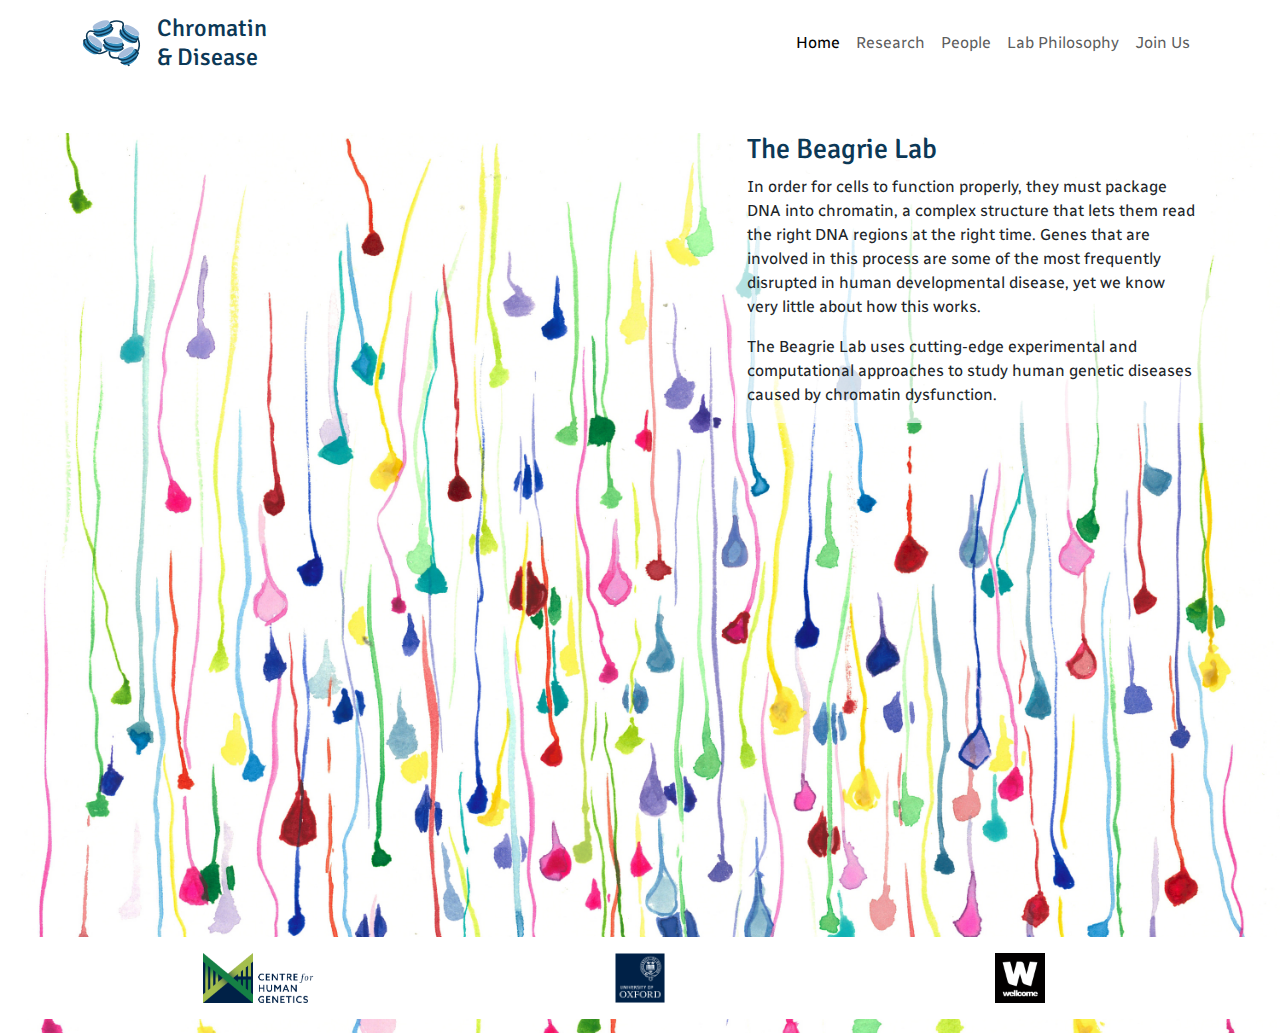
<file: index.html>
<!DOCTYPE html>
<html lang="en">
  <head>
    <title>Beagrie Lab: Diseases of Chromatin Function</title>
    <meta charset="utf-8">
    <meta name="viewport" content="width=device-width, initial-scale=1">

    <!-- Load bootstrap -->
    <link href="https://cdn.jsdelivr.net/npm/bootstrap@5.1.3/dist/css/bootstrap.min.css" rel="stylesheet">
    <script src="https://cdn.jsdelivr.net/npm/bootstrap@5.1.3/dist/js/bootstrap.bundle.min.js"></script>

    <!-- Load Google Fonts -->
    <link rel="preconnect" href="https://fonts.googleapis.com">
    <link rel="preconnect" href="https://fonts.gstatic.com" crossorigin>
    <link href="https://fonts.googleapis.com/css2?family=Radio+Canada&family=Signika+Negative:wght@600&display=swap" rel="stylesheet">

    <link rel="stylesheet" href="css/style.css">

    <link rel="icon" type="image/x-icon" href="/media/icons/logo-small.svg">

    <!-- <link rel="me" href="https://genomic.social/@rbeagrie">Mastodon</a> -->
  </head>

  <body>

      <div class="container-fluid">
          <nav class="navbar navbar-light navbar-expand-sm">
              <div class="container">

                  <a class="navbar-brand" href="#">
                      <img src="media/icons/logo-large.svg" alt="Beagrie Lab logo" style="height:3.7rem;" class="rounded-pill">
                  </a>

                  <h1>Chromatin <br />&amp; Disease</h1>

                  <div class="collapse navbar-collapse justify-content-end" id="collapsibleNavbar">
                      <ul class="navbar-nav">
                          <li class="nav-item"><a class="nav-link active" href="/">Home</a></li>
                          <li class="nav-item"><a class="nav-link" href="research">Research</a></li>
                          <li class="nav-item"><a class="nav-link" href="people">People</a></li>
                          <li class="nav-item"><a class="nav-link" href="philosophy">Lab Philosophy</a></li>
                          <li class="nav-item"><a class="nav-link" href="join">Join Us</a></li>
                      </ul>
                  </div>

                  <button class="navbar-toggler" type="button" data-bs-toggle="collapse" data-bs-target="#collapsibleNavbar">
                      <span class="navbar-toggler-icon"></span>
                  </button>

                </div>
          </nav>
      </div>

      <div class="container-fluid bg-brainbow">
          <div id="content" class="container mt-5">
              <div class="row">
                  <div class="col-md-7"></div>
                  <div id="intro-blurb" class="col-md-5">
                      <h3>The Beagrie Lab</h3>
                      <p>
                          In order for cells to function properly, they must
                          package DNA into chromatin, a complex structure that
                          lets them read the right DNA regions at the right
                          time. Genes that are involved in this process are
                          some of the most frequently disrupted in human
                          developmental disease, yet we know very little about
                          how this works.
                      </p>
                      <p>
                          The Beagrie Lab uses cutting-edge experimental and
                          computational approaches to study human genetic
                          diseases caused by chromatin dysfunction.
                      </p>

                  </div>
              </div>
          </div>
      </div>
      <footer id="home-footer" class="footer">
          <div class="container">
              <div class="row">
                  <div class="col-md-4 py-3">
                      <a href="https://well.ox.ac.uk">
                          <img src="/media/images/whg-logo.png" alt="Wellcome Centre for Human Genetics Logo" class="mx-auto d-block" height="50px">
                      </a>
                  </div>
                  <div class="col-md-4 py-3">
                      <a href="https://www.ox.ac.uk">
                          <img src="/media/images/oxweb-logo.gif" alt="University of Oxford Logo" height="50px"class="mx-auto d-block" >
                      </a>
                  </div>
                  <div class="col-md-4 py-3">
                      <a href="https://wellcome.org">
                          <img src="/media/images/wellcome-logo-black.png" alt="Wellcome Logo" height="50px"class="mx-auto d-block" >
                      </a>
                  </div>
              </div>
          </div>
      </footer>
  </body>

</html>
</file>
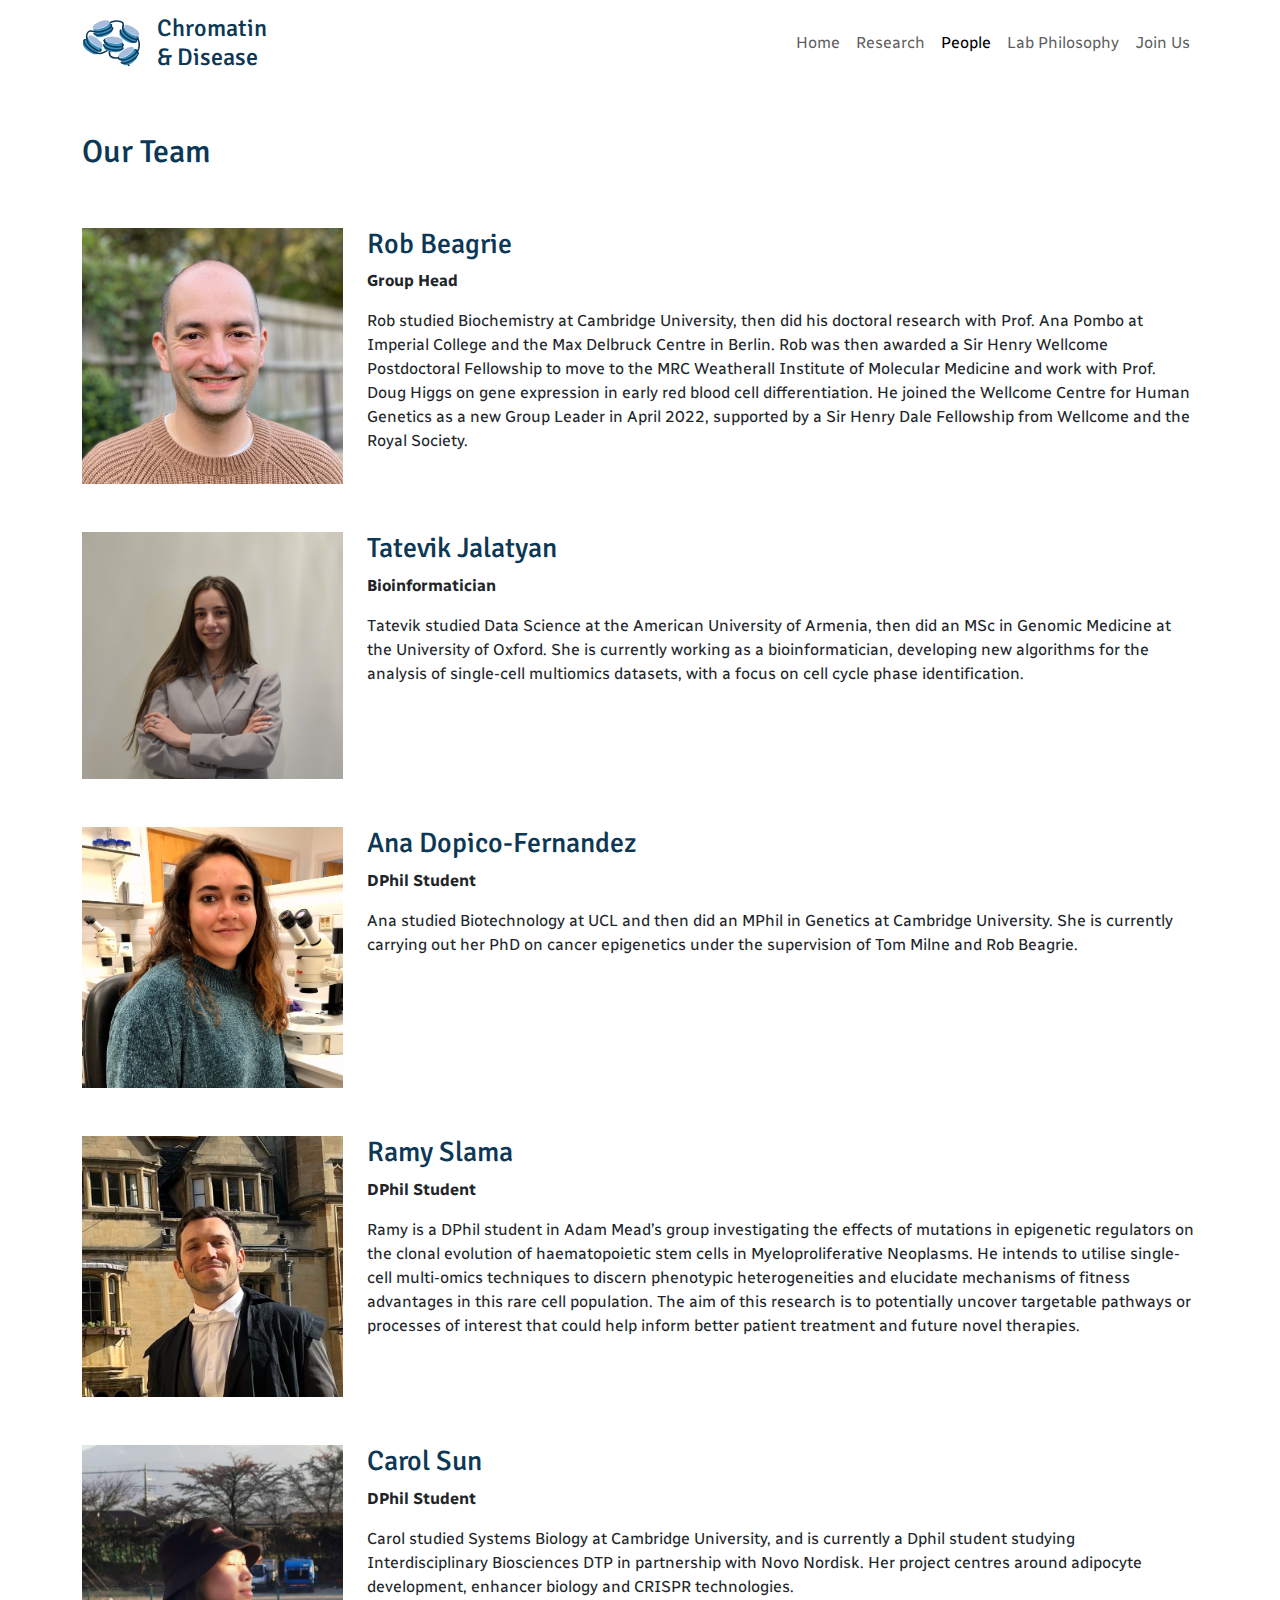
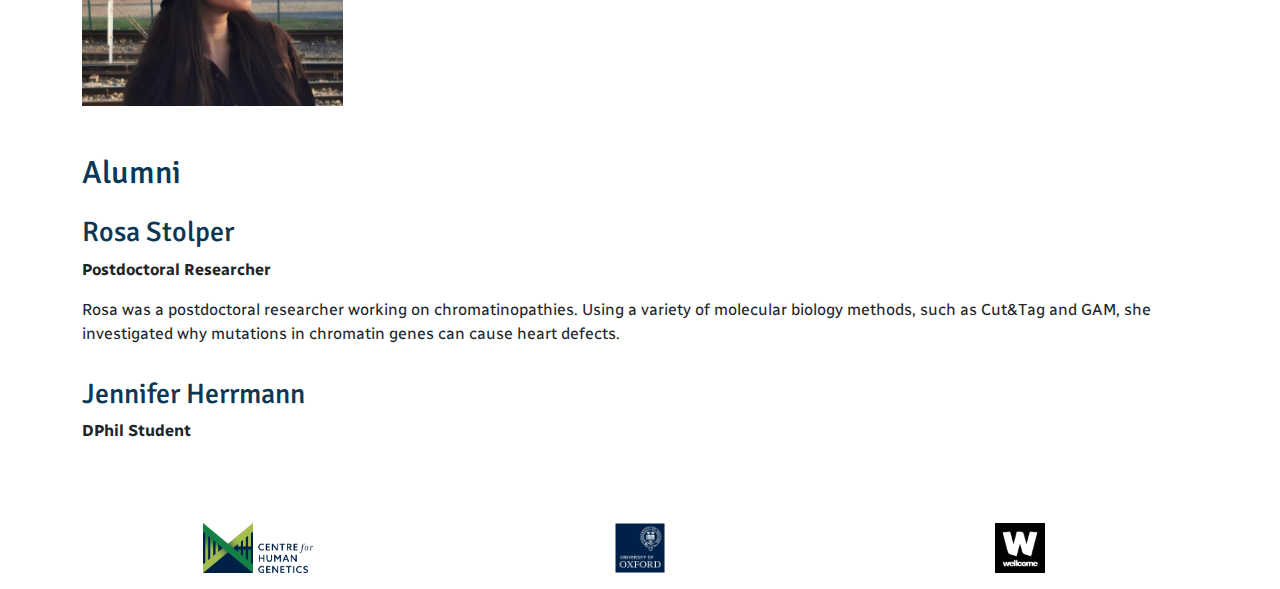
<file: people.html>
<!DOCTYPE html>
<html lang="en">
  <head>
    <title>Beagrie Lab: Our Research</title>
    <meta charset="utf-8">
    <meta name="viewport" content="width=device-width, initial-scale=1">

    <!-- Load bootstrap -->
    <link href="https://cdn.jsdelivr.net/npm/bootstrap@5.1.3/dist/css/bootstrap.min.css" rel="stylesheet">
    <script src="https://cdn.jsdelivr.net/npm/bootstrap@5.1.3/dist/js/bootstrap.bundle.min.js"></script>

    <!-- Load Google Fonts -->
    <link rel="preconnect" href="https://fonts.googleapis.com">
    <link rel="preconnect" href="https://fonts.gstatic.com" crossorigin>
    <link href="https://fonts.googleapis.com/css2?family=Radio+Canada&family=Signika+Negative:wght@600&display=swap" rel="stylesheet">

    <link rel="stylesheet" href="css/style.css">

    <link rel="icon" type="image/x-icon" href="/media/icons/logo-small.svg">
  </head>

  <body>

      <div class="container-fluid">
          <nav class="navbar navbar-light navbar-expand-sm">
              <div class="container">

                  <a class="navbar-brand" href="#">
                      <img src="media/icons/logo-large.svg" alt="Beagrie Lab logo" style="height:3.7rem;" class="rounded-pill">
                  </a>

                  <h1>Chromatin <br />&amp; Disease</h1>

                  <div class="collapse navbar-collapse justify-content-end" id="collapsibleNavbar">
                      <ul class="navbar-nav">
                          <li class="nav-item"><a class="nav-link" href="/">Home</a></li>
                          <li class="nav-item"><a class="nav-link" href="research">Research</a></li>
                          <li class="nav-item"><a class="nav-link active" href="people">People</a></li>
                          <li class="nav-item"><a class="nav-link" href="philosophy">Lab Philosophy</a></li>
                          <li class="nav-item"><a class="nav-link" href="join">Join Us</a></li>
                      </ul>
                  </div>

                  <button class="navbar-toggler" type="button" data-bs-toggle="collapse" data-bs-target="#collapsibleNavbar">
                      <span class="navbar-toggler-icon"></span>
                  </button>

                </div>
          </nav>
      </div>

      <div class="container-fluid">
          <div id="content" class="container mt-5">
              <div class="row">
                  <div class="col">
                      <h2>Our Team</h2>
                  </div>
              </div>

              <div class="row mt-5">
                  <div class="col-md-3">
                      <img src="/media/images/team/rob.jpg" alt="Profile photo of Rob Beagrie" class="img-responsive" />
                  </div>
                  <div class="col-md-9">
                      <h3>Rob Beagrie</h3>
                      <p><span class="fw-bold">Group Head</span></p>
                      <p>

                          Rob studied Biochemistry at Cambridge University,
                          then did his doctoral research with Prof. Ana Pombo
                          at Imperial College and the Max Delbruck Centre in
                          Berlin. Rob was then awarded a Sir Henry Wellcome
                          Postdoctoral Fellowship to move to the MRC Weatherall
                          Institute of Molecular Medicine and work with Prof.
                          Doug Higgs on gene expression in early red blood cell
                          differentiation. He joined the Wellcome Centre for
                          Human Genetics as a new Group Leader in April 2022,
                          supported by a Sir Henry Dale Fellowship from Wellcome
			  and the Royal Society.
                      </p>
                  </div>
              </div>

              <div class="row mt-5">
                  <div class="col-md-3">
                      <img src="/media/images/team/tatevik.jpg" alt="Profile photo of Tatevik Jalatyan" class="img-responsive" />
                  </div>

                  <div class="col-md-9">
                      <h3>Tatevik Jalatyan</h3>
                      <p><span class="fw-bold">Bioinformatician</span></p>
		      <p>
		      Tatevik studied Data Science at the American University
		      of Armenia, then did an MSc in Genomic Medicine at the
		      University of Oxford. She is currently working as a
		      bioinformatician, developing new algorithms for the
		      analysis of single-cell multiomics datasets, with a focus
		      on cell cycle phase identification.  </p>

                  </div>
              </div>

              <div class="row mt-5">
                  <div class="col-md-3">
                      <img src="/media/images/team/ana.jpg" alt="Profile photo of Ana Dopico-Fernandez" class="img-responsive" />
                  </div>

                  <div class="col-md-9">
                      <h3>Ana Dopico-Fernandez</h3>
		      <p><span class="fw-bold">DPhil Student</span></p>
		      
		      <p>Ana studied Biotechnology at UCL and then did an MPhil
		      in Genetics at Cambridge University. She is currently
		      carrying out her PhD on cancer epigenetics under the
		      supervision of Tom Milne and Rob Beagrie.</p>

                  </div>
              </div>

              <div class="row mt-5">
                  <div class="col-md-3">
                      <img src="/media/images/team/ramy.jpg" alt="Profile photo of Ramy" class="img-responsive" />
                  </div>

                  <div class="col-md-9">
                      <h3>Ramy Slama</h3>
                      <p><span class="fw-bold">DPhil Student</span></p>
		      <p>Ramy is a DPhil student in Adam Mead’s group 
		      investigating the effects of mutations in epigenetic
		      regulators on the clonal evolution of haematopoietic stem
		      cells in Myeloproliferative Neoplasms. He intends to
		      utilise single-cell multi-omics techniques to discern
		      phenotypic heterogeneities and elucidate mechanisms of
		      fitness advantages in this rare cell population. The aim
		      of this research is to potentially uncover targetable
		      pathways or processes of interest that could help inform
		      better patient treatment and future novel therapies.</p>
                  </div>
              </div>

              <div class="row mt-5">
                  <div class="col-md-3">
                      <img src="/media/images/team/carol.jpg" alt="Profile photo of Carol Sun" class="img-responsive" />
                  </div>

                  <div class="col-md-9">
                      <h3>Carol Sun</h3>
                      <p><span class="fw-bold">DPhil Student</span></p>
		      <p>Carol studied Systems Biology at Cambridge University,
		      and is currently a Dphil student studying
		      Interdisciplinary Biosciences DTP in partnership with
		      Novo Nordisk. Her project centres around adipocyte
		      development, enhancer biology and CRISPR
		      technologies.</p>
                  </div>
              </div>

              <div class="row mt-5">
                  <div class="col">
                      <h2>Alumni</h2>
                  </div>
              </div>

              <div class="row mt-3">
                  <div class="col">
                      <h3>Rosa Stolper</h3>
                      <p><span class="fw-bold">Postdoctoral Researcher</span></p>
		      <p>Rosa was a postdoctoral researcher working on chromatinopathies.
		      Using a variety of molecular biology
		      methods, such as Cut&amp;Tag and GAM, she investigated
		      why mutations in chromatin genes can cause heart defects.
                  </div>
              </div>

              <div class="row mt-3">
                  <div class="col">
                      <h3>Jennifer Herrmann</h3>
                      <p><span class="fw-bold">DPhil Student</span></p>
                  </div>
              </div>

          </div>
      </div>
      <footer id="footer" class="footer">
          <div class="container">
              <div class="row">
                  <div class="col-md-4 py-3">
                      <a href="https://well.ox.ac.uk">
                          <img src="/media/images/whg-logo.png" alt="Wellcome Centre for Human Genetics Logo" class="mx-auto d-block" height="50px">
                      </a>
                  </div>
                  <div class="col-md-4 py-3">
                      <a href="https://www.ox.ac.uk">
                          <img src="/media/images/oxweb-logo.gif" alt="University of Oxford Logo" height="50px"class="mx-auto d-block" >
                      </a>
                  </div>
                  <div class="col-md-4 py-3">
                      <a href="https://wellcome.org">
                          <img src="/media/images/wellcome-logo-black.png" alt="Wellcome Logo" height="50px"class="mx-auto d-block" >
                      </a>
                  </div>
              </div>
          </div>
      </footer>
  </body>

</html>
</file>
<file: css/style.css>
body {
    font-family: 'Radio Canada', sans-serif;
}

h1, h2, h3, h4 {
    font-family: 'Signika Negative', sans-serif;
    color: #0c3856;
}

nav h1 {
    margin: auto;
    font-size: 1.5rem;
}

.bg-brainbow {
    background-image: url('/media/images/brainbow_painting.jpg');
    background-size: 100%;
    background-position: left top;
    background-repeat: no-repeat;
    height: 100vh;
}

#intro-blurb {
    background-color: rgba(255, 255, 255, 0.7);
}

.over-picture {
    background-color: rgba(255, 255, 255, 0.75);
    margin-top: 5rem;
}

#home-footer {
    margin-top: -6rem;
    background-color: white;
    margin-bottom 0.25rem;
}

#footer {
    background-color: white;
    margin-bottom 0.25rem;
    margin-top: 3rem;
}

@media (max-width: 768px) {
    .bg-brainbow {
        background-position: left bottom;
    }

    .bg-nissl {
        background-position: left bottom;
    }
}

.bg-cortex {
    background-image: url('/media/images/cortical-layers-painting.jpg');
    background-size: 100%;
    background-position: left top;
    background-repeat: no-repeat;
}

.bg-nissl {
    background-image: url('/media/images/nissl-painting.jpg');
    background-size: 100%;
    background-position: left top;
    background-repeat: no-repeat;
    height: 100vh;
}

.img-responsive {
    max-width: 100%;
    display:block;
    height: auto;
}
</file>
